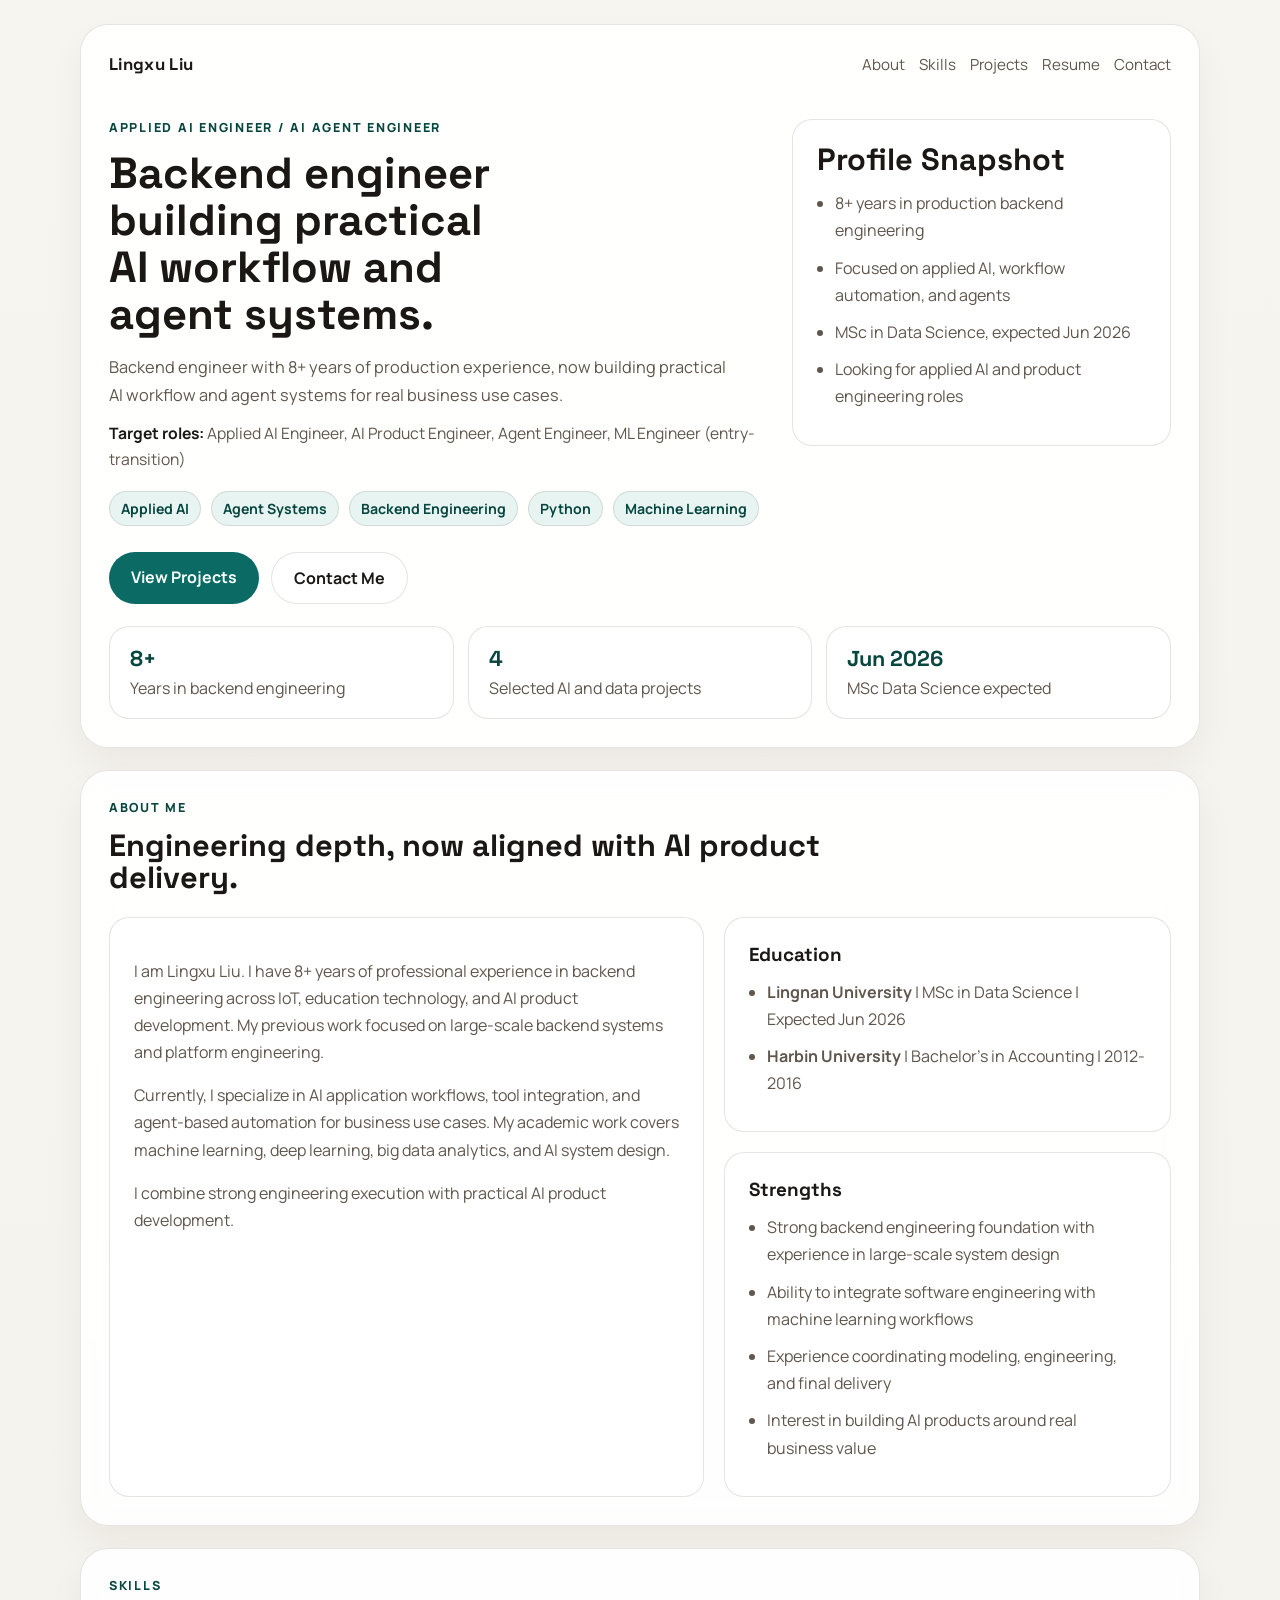
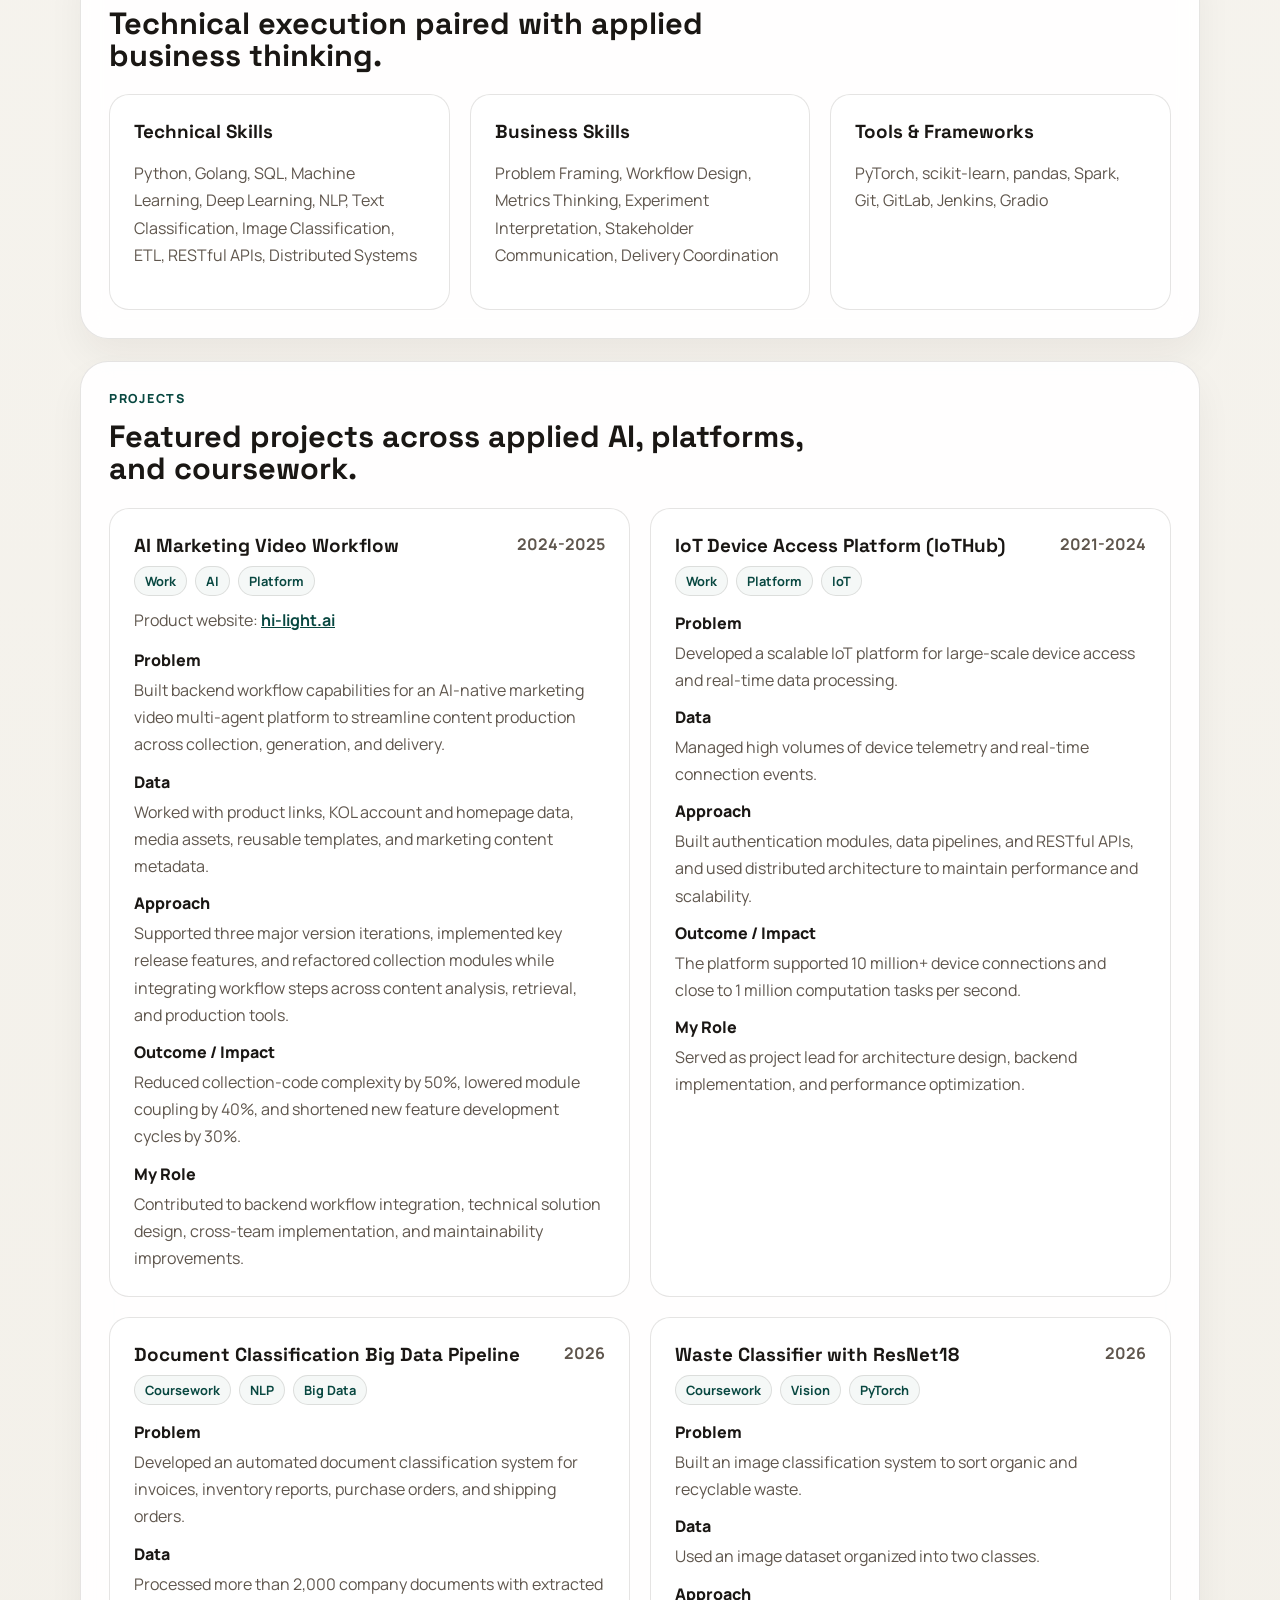
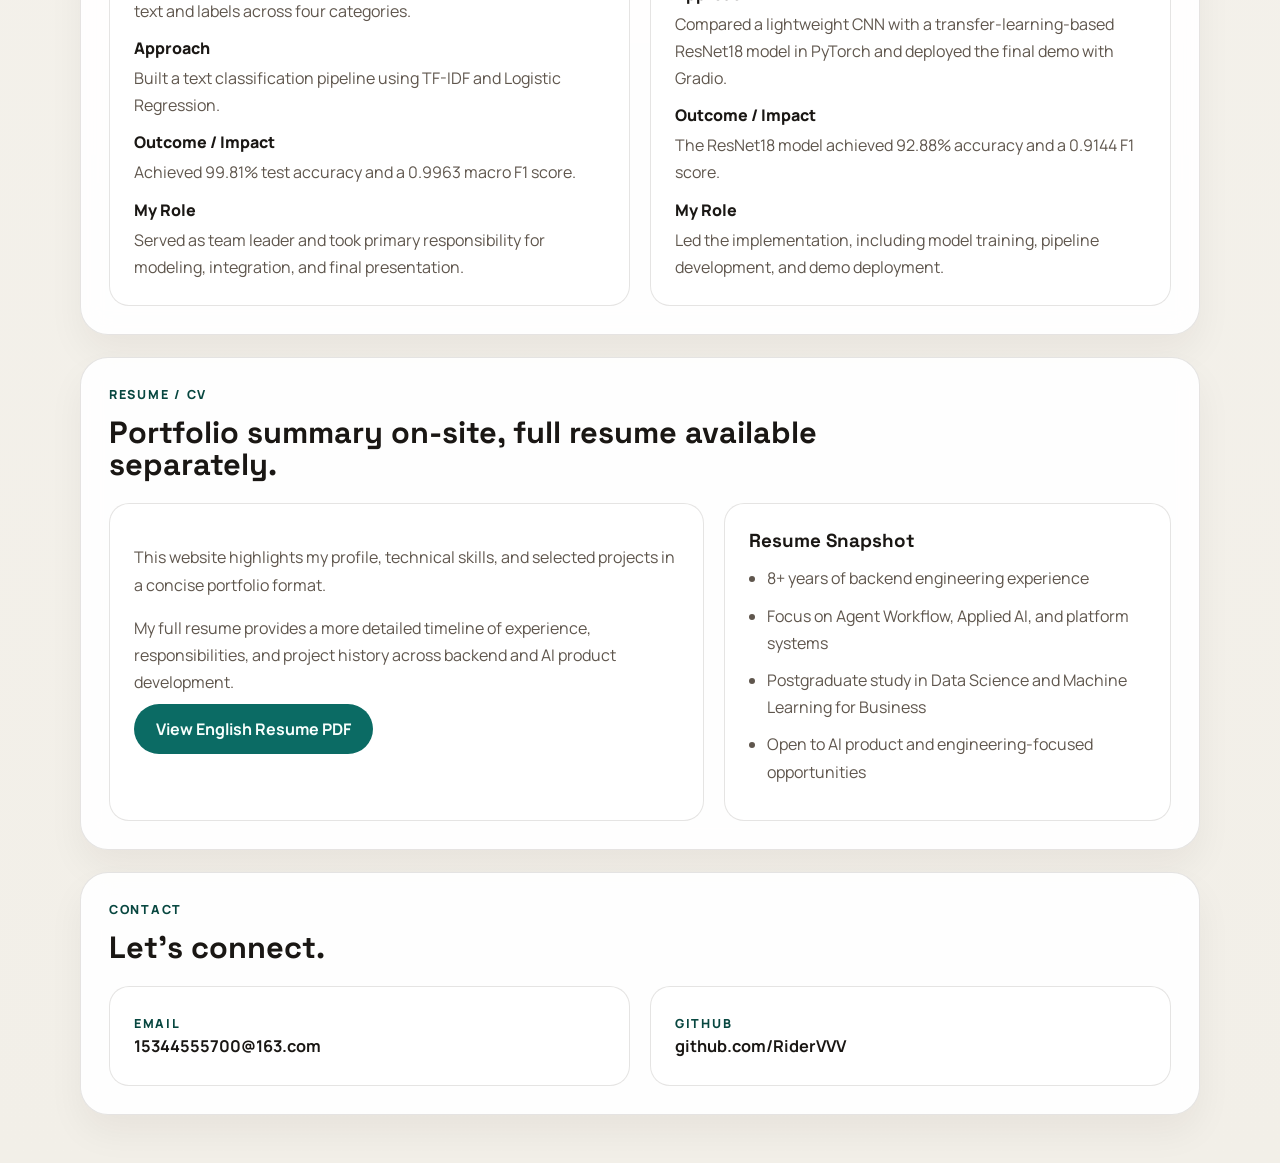
<file: index.html>
<!DOCTYPE html>
<html lang="en">
  <head>
    <meta charset="UTF-8" />
    <meta name="viewport" content="width=device-width, initial-scale=1.0" />
    <title>Lingxu Liu | Applied AI and Agent Engineer</title>
    <meta
      name="description"
      content="Lingxu Liu's personal portfolio website for Applied AI, Agent Workflow, and Backend Engineering."
    />
    <link rel="preconnect" href="https://fonts.googleapis.com" />
    <link rel="preconnect" href="https://fonts.gstatic.com" crossorigin />
    <link
      href="https://fonts.googleapis.com/css2?family=Manrope:wght@400;500;600;700;800&family=Space+Grotesk:wght@500;700&display=swap"
      rel="stylesheet"
    />
    <link rel="stylesheet" href="styles.css" />
  </head>
  <body>
    <div class="page-shell">
      <header class="hero" id="home">
        <nav class="top-nav">
          <a class="brand" href="#home">Lingxu Liu</a>
          <div class="nav-links">
            <a href="#about">About</a>
            <a href="#skills">Skills</a>
            <a href="#projects">Projects</a>
            <a href="#resume">Resume</a>
            <a href="#contact">Contact</a>
          </div>
        </nav>

        <div class="hero-grid">
          <section class="hero-copy">
            <p class="eyebrow">Applied AI Engineer / AI Agent Engineer</p>
            <h1>Backend engineer building practical AI workflow and agent systems.</h1>
            <p class="headline">
              Backend engineer with 8+ years of production experience, now
              building practical AI workflow and agent systems for real
              business use cases.
            </p>
            <p class="target-roles">
              <strong>Target roles:</strong> Applied AI Engineer, AI Product
              Engineer, Agent Engineer, ML Engineer (entry-transition)
            </p>
            <div class="tag-row" aria-label="Key tags">
              <span class="tag-pill">Applied AI</span>
              <span class="tag-pill">Agent Systems</span>
              <span class="tag-pill">Backend Engineering</span>
              <span class="tag-pill">Python</span>
              <span class="tag-pill">Machine Learning</span>
            </div>
            <div class="hero-actions">
              <a class="button primary" href="#projects">View Projects</a>
              <a class="button secondary" href="#contact">Contact Me</a>
            </div>
          </section>

          <aside class="hero-aside">
            <article class="card snapshot-card">
              <h2>Profile Snapshot</h2>
              <ul class="detail-list snapshot-list">
                <li>8+ years in production backend engineering</li>
                <li>Focused on applied AI, workflow automation, and agents</li>
                <li>MSc in Data Science, expected Jun 2026</li>
                <li>Looking for applied AI and product engineering roles</li>
              </ul>
            </article>
          </aside>
        </div>

        <div class="metric-row" aria-label="Profile highlights">
          <article class="metric-card">
            <strong>8+</strong>
            <span>Years in backend engineering</span>
          </article>
          <article class="metric-card">
            <strong>4</strong>
            <span>Selected AI and data projects</span>
          </article>
          <article class="metric-card">
            <strong>Jun 2026</strong>
            <span>MSc Data Science expected</span>
          </article>
        </div>
      </header>

      <main>
        <section class="section two-column" id="about">
          <div class="section-heading">
            <p class="section-kicker">About Me</p>
            <h2>Engineering depth, now aligned with AI product delivery.</h2>
          </div>
          <div class="content-grid">
            <article class="card">
              <p>
                I am Lingxu Liu. I have 8+ years of professional experience in
                backend engineering across IoT, education technology, and AI
                product development. My previous work focused on large-scale
                backend systems and platform engineering.
              </p>
              <p>
                Currently, I specialize in AI application workflows, tool
                integration, and agent-based automation for business use cases.
                My academic work covers machine learning, deep learning, big
                data analytics, and AI system design.
              </p>
              <p>
                I combine strong engineering execution with practical AI product
                development.
              </p>
            </article>

            <div class="stack">
              <article class="card">
                <h3>Education</h3>
                <ul class="detail-list">
                  <li>
                    <strong>Lingnan University</strong> | MSc in Data Science |
                    Expected Jun 2026
                  </li>
                  <li>
                    <strong>Harbin University</strong> | Bachelor's in
                    Accounting | 2012-2016
                  </li>
                </ul>
              </article>

              <article class="card">
                <h3>Strengths</h3>
                <ul class="detail-list">
                  <li>
                    Strong backend engineering foundation with experience in
                    large-scale system design
                  </li>
                  <li>
                    Ability to integrate software engineering with machine
                    learning workflows
                  </li>
                  <li>
                    Experience coordinating modeling, engineering, and final
                    delivery
                  </li>
                  <li>
                    Interest in building AI products around real business value
                  </li>
                </ul>
              </article>
            </div>
          </div>
        </section>

        <section class="section" id="skills">
          <div class="section-heading">
            <p class="section-kicker">Skills</p>
            <h2>Technical execution paired with applied business thinking.</h2>
          </div>

          <div class="skills-grid">
            <article class="card">
              <h3>Technical Skills</h3>
              <p>
                Python, Golang, SQL, Machine Learning, Deep Learning, NLP,
                Text Classification, Image Classification, ETL, RESTful APIs,
                Distributed Systems
              </p>
            </article>

            <article class="card">
              <h3>Business Skills</h3>
              <p>
                Problem Framing, Workflow Design, Metrics Thinking, Experiment
                Interpretation, Stakeholder Communication, Delivery
                Coordination
              </p>
            </article>

            <article class="card">
              <h3>Tools &amp; Frameworks</h3>
              <p>
                PyTorch, scikit-learn, pandas, Spark, Git, GitLab, Jenkins,
                Gradio
              </p>
            </article>
          </div>
        </section>

        <section class="section" id="projects">
          <div class="section-heading">
            <p class="section-kicker">Projects</p>
            <h2>Featured projects across applied AI, platforms, and coursework.</h2>
          </div>

          <div class="project-grid">
            <article class="project-card">
              <div class="project-top">
                <h3>AI Marketing Video Workflow</h3>
                <p class="project-time">2024-2025</p>
              </div>
              <div class="project-labels" aria-label="Project tags">
                <span class="project-chip">Work</span>
                <span class="project-chip">AI</span>
                <span class="project-chip">Platform</span>
              </div>
              <p class="project-link">
                Product website:
                <a href="https://www.hi-light.ai/" target="_blank" rel="noreferrer">
                  hi-light.ai
                </a>
              </p>
              <dl class="project-details">
                <dt>Problem</dt>
                <dd>
                  Built backend workflow capabilities for an AI-native
                  marketing video multi-agent platform to streamline content
                  production across collection, generation, and delivery.
                </dd>
                <dt>Data</dt>
                <dd>
                  Worked with product links, KOL account and homepage data,
                  media assets, reusable templates, and marketing content
                  metadata.
                </dd>
                <dt>Approach</dt>
                <dd>
                  Supported three major version iterations, implemented key
                  release features, and refactored collection modules while
                  integrating workflow steps across content analysis, retrieval,
                  and production tools.
                </dd>
                <dt>Outcome / Impact</dt>
                <dd>
                  Reduced collection-code complexity by 50%, lowered module
                  coupling by 40%, and shortened new feature development cycles
                  by 30%.
                </dd>
                <dt>My Role</dt>
                <dd>
                  Contributed to backend workflow integration, technical
                  solution design, cross-team implementation, and maintainability
                  improvements.
                </dd>
              </dl>
            </article>

            <article class="project-card">
              <div class="project-top">
                <h3>IoT Device Access Platform (IoTHub)</h3>
                <p class="project-time">2021-2024</p>
              </div>
              <div class="project-labels" aria-label="Project tags">
                <span class="project-chip">Work</span>
                <span class="project-chip">Platform</span>
                <span class="project-chip">IoT</span>
              </div>
              <dl class="project-details">
                <dt>Problem</dt>
                <dd>
                  Developed a scalable IoT platform for large-scale device
                  access and real-time data processing.
                </dd>
                <dt>Data</dt>
                <dd>
                  Managed high volumes of device telemetry and real-time
                  connection events.
                </dd>
                <dt>Approach</dt>
                <dd>
                  Built authentication modules, data pipelines, and RESTful
                  APIs, and used distributed architecture to maintain
                  performance and scalability.
                </dd>
                <dt>Outcome / Impact</dt>
                <dd>
                  The platform supported 10 million+ device connections and
                  close to 1 million computation tasks per second.
                </dd>
                <dt>My Role</dt>
                <dd>
                  Served as project lead for architecture design, backend
                  implementation, and performance optimization.
                </dd>
              </dl>
            </article>

            <article class="project-card">
              <div class="project-top">
                <h3>Document Classification Big Data Pipeline</h3>
                <p class="project-time">2026</p>
              </div>
              <div class="project-labels" aria-label="Project tags">
                <span class="project-chip">Coursework</span>
                <span class="project-chip">NLP</span>
                <span class="project-chip">Big Data</span>
              </div>
              <dl class="project-details">
                <dt>Problem</dt>
                <dd>
                  Developed an automated document classification system for
                  invoices, inventory reports, purchase orders, and shipping
                  orders.
                </dd>
                <dt>Data</dt>
                <dd>
                  Processed more than 2,000 company documents with extracted
                  text and labels across four categories.
                </dd>
                <dt>Approach</dt>
                <dd>
                  Built a text classification pipeline using TF-IDF and
                  Logistic Regression.
                </dd>
                <dt>Outcome / Impact</dt>
                <dd>
                  Achieved 99.81% test accuracy and a 0.9963 macro F1 score.
                </dd>
                <dt>My Role</dt>
                <dd>
                  Served as team leader and took primary responsibility for
                  modeling, integration, and final presentation.
                </dd>
              </dl>
            </article>

            <article class="project-card">
              <div class="project-top">
                <h3>Waste Classifier with ResNet18</h3>
                <p class="project-time">2026</p>
              </div>
              <div class="project-labels" aria-label="Project tags">
                <span class="project-chip">Coursework</span>
                <span class="project-chip">Vision</span>
                <span class="project-chip">PyTorch</span>
              </div>
              <dl class="project-details">
                <dt>Problem</dt>
                <dd>
                  Built an image classification system to sort organic and
                  recyclable waste.
                </dd>
                <dt>Data</dt>
                <dd>Used an image dataset organized into two classes.</dd>
                <dt>Approach</dt>
                <dd>
                  Compared a lightweight CNN with a transfer-learning-based
                  ResNet18 model in PyTorch and deployed the final demo with
                  Gradio.
                </dd>
                <dt>Outcome / Impact</dt>
                <dd>
                  The ResNet18 model achieved 92.88% accuracy and a 0.9144 F1
                  score.
                </dd>
                <dt>My Role</dt>
                <dd>
                  Led the implementation, including model training, pipeline
                  development, and demo deployment.
                </dd>
              </dl>
            </article>
          </div>
        </section>

        <section class="section two-column" id="resume">
          <div class="section-heading">
            <p class="section-kicker">Resume / CV</p>
            <h2>Portfolio summary on-site, full resume available separately.</h2>
          </div>
          <div class="content-grid">
            <article class="card">
              <p>
                This website highlights my profile, technical skills, and
                selected projects in a concise portfolio format.
              </p>
              <p>
                My full resume provides a more detailed timeline of experience,
                responsibilities, and project history across backend and AI
                product development.
              </p>
              <p class="resume-link-row">
                <a class="button primary" href="Lingxu_Liu_Resume.pdf" target="_blank" rel="noreferrer">
                  View English Resume PDF
                </a>
              </p>
            </article>

            <article class="card">
              <h3>Resume Snapshot</h3>
              <ul class="detail-list">
                <li>8+ years of backend engineering experience</li>
                <li>Focus on Agent Workflow, Applied AI, and platform systems</li>
                <li>
                  Postgraduate study in Data Science and Machine Learning for
                  Business
                </li>
                <li>Open to AI product and engineering-focused opportunities</li>
              </ul>
            </article>
          </div>
        </section>

        <section class="section" id="contact">
          <div class="section-heading">
            <p class="section-kicker">Contact</p>
            <h2>Let's connect.</h2>
          </div>

          <div class="contact-grid">
            <a class="contact-card" href="mailto:15344555700@163.com">
              <span class="contact-label">Email</span>
              <strong>15344555700@163.com</strong>
            </a>

            <a
              class="contact-card"
              href="https://github.com/RiderVVV"
              target="_blank"
              rel="noreferrer"
            >
              <span class="contact-label">GitHub</span>
              <strong>github.com/RiderVVV</strong>
            </a>
          </div>
        </section>
      </main>
    </div>
  </body>
</html>
</file>
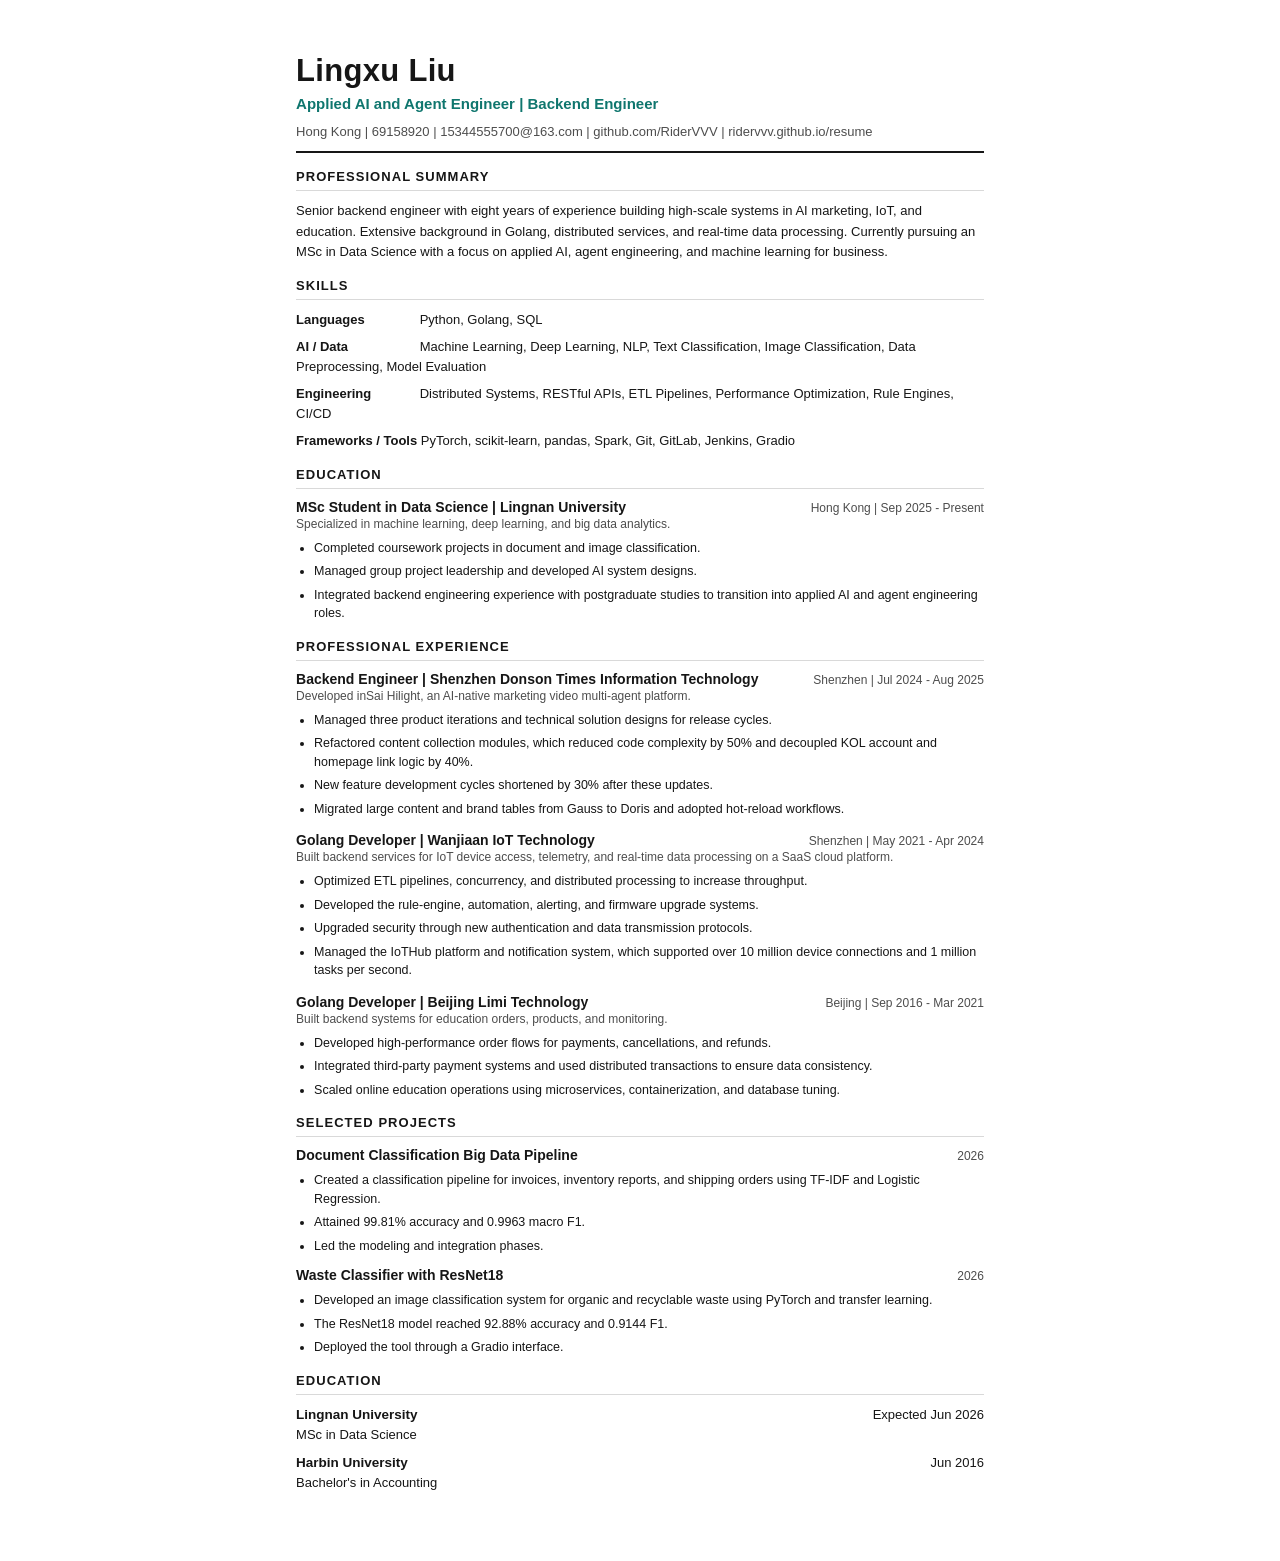
<file: resume_en.html>
<!DOCTYPE html>
<html lang="en">
  <head>
    <meta charset="UTF-8" />
    <meta name="viewport" content="width=device-width, initial-scale=1.0" />
    <title>Lingxu Liu - Resume</title>
    <style>
      :root {
        --text: #161616;
        --muted: #4d4d4d;
        --line: #d9d9d9;
        --accent: #0f766e;
      }

      * {
        box-sizing: border-box;
      }

      body {
        margin: 0;
        font-family: "Helvetica Neue", Arial, sans-serif;
        color: var(--text);
        background: #ffffff;
      }

      .page {
        width: 210mm;
        min-height: 297mm;
        margin: 0 auto;
        padding: 14mm 14mm 16mm;
      }

      h1,
      h2,
      h3,
      p {
        margin: 0;
      }

      .header {
        padding-bottom: 10px;
        border-bottom: 2px solid var(--text);
      }

      .name {
        font-size: 31px;
        font-weight: 700;
        letter-spacing: 0.01em;
      }

      .headline {
        margin-top: 6px;
        font-size: 15px;
        font-weight: 600;
        color: var(--accent);
      }

      .contact {
        margin-top: 10px;
        font-size: 13px;
        color: var(--muted);
        line-height: 1.5;
      }

      .section {
        margin-top: 16px;
      }

      .section-title {
        font-size: 13px;
        font-weight: 700;
        text-transform: uppercase;
        letter-spacing: 0.08em;
        padding-bottom: 6px;
        margin-bottom: 10px;
        border-bottom: 1px solid var(--line);
      }

      .summary {
        font-size: 13px;
        line-height: 1.55;
      }

      .skills-grid {
        display: grid;
        gap: 8px;
      }

      .skill-row {
        font-size: 13px;
        line-height: 1.5;
      }

      .skill-row strong {
        display: inline-block;
        min-width: 120px;
      }

      .entry {
        margin-bottom: 14px;
      }

      .entry-top {
        display: flex;
        justify-content: space-between;
        gap: 12px;
        align-items: baseline;
      }

      .entry-role {
        font-size: 14px;
        font-weight: 700;
      }

      .entry-meta {
        font-size: 12px;
        color: var(--muted);
        white-space: nowrap;
      }

      .entry-sub {
        margin-top: 2px;
        font-size: 12px;
        color: var(--muted);
      }

      ul {
        margin: 8px 0 0 18px;
        padding: 0;
      }

      li {
        margin-bottom: 5px;
        font-size: 12.5px;
        line-height: 1.48;
      }

      .projects .entry {
        margin-bottom: 12px;
      }

      .education-row {
        display: flex;
        justify-content: space-between;
        gap: 12px;
        margin-bottom: 8px;
        font-size: 13px;
        line-height: 1.5;
      }

      .education-row strong {
        font-size: 13.5px;
      }

      @media print {
        body {
          print-color-adjust: exact;
          -webkit-print-color-adjust: exact;
        }

        .page {
          margin: 0;
        }
      }
    </style>
  </head>
  <body>
    <main class="page">
      <header class="header">
        <h1 class="name">Lingxu Liu</h1>
        <p class="headline">Applied AI and Agent Engineer | Backend Engineer</p>
        <p class="contact">
          Hong Kong | 69158920 | 15344555700@163.com |
          github.com/RiderVVV | ridervvv.github.io/resume
        </p>
      </header>

      <section class="section">
        <h2 class="section-title">Professional Summary</h2>
        <p class="summary">
          Senior backend engineer with eight years of experience building
          high-scale systems in AI marketing, IoT, and education. Extensive
          background in Golang, distributed services, and real-time data
          processing. Currently pursuing an MSc in Data Science with a focus
          on applied AI, agent engineering, and machine learning for business.
        </p>
      </section>

      <section class="section">
        <h2 class="section-title">Skills</h2>
        <div class="skills-grid">
          <p class="skill-row">
            <strong>Languages</strong> Python, Golang, SQL
          </p>
          <p class="skill-row">
            <strong>AI / Data</strong> Machine Learning, Deep Learning, NLP,
            Text Classification, Image Classification, Data Preprocessing,
            Model Evaluation
          </p>
          <p class="skill-row">
            <strong>Engineering</strong> Distributed Systems, RESTful APIs,
            ETL Pipelines, Performance Optimization, Rule Engines, CI/CD
          </p>
          <p class="skill-row">
            <strong>Frameworks / Tools</strong> PyTorch, scikit-learn, pandas,
            Spark, Git, GitLab, Jenkins, Gradio
          </p>
        </div>
      </section>

      <section class="section">
        <h2 class="section-title">Education</h2>

        <article class="entry">
          <div class="entry-top">
            <p class="entry-role">MSc Student in Data Science | Lingnan University</p>
            <p class="entry-meta">Hong Kong | Sep 2025 - Present</p>
          </div>
          <p class="entry-sub">
            Specialized in machine learning, deep learning, and big data
            analytics.
          </p>
          <ul>
            <li>
              Completed coursework projects in document and image
              classification.
            </li>
            <li>
              Managed group project leadership and developed AI system designs.
            </li>
            <li>
              Integrated backend engineering experience with postgraduate
              studies to transition into applied AI and agent engineering
              roles.
            </li>
          </ul>
        </article>
      </section>

      <section class="section">
        <h2 class="section-title">Professional Experience</h2>

        <article class="entry">
          <div class="entry-top">
            <p class="entry-role">
              Backend Engineer | Shenzhen Donson Times Information Technology
            </p>
            <p class="entry-meta">Shenzhen | Jul 2024 - Aug 2025</p>
          </div>
          <p class="entry-sub">
            Developed inSai Hilight, an AI-native marketing video multi-agent
            platform.
          </p>
          <ul>
            <li>
              Managed three product iterations and technical solution designs
              for release cycles.
            </li>
            <li>
              Refactored content collection modules, which reduced code
              complexity by 50% and decoupled KOL account and homepage link
              logic by 40%.
            </li>
            <li>
              New feature development cycles shortened by 30% after these
              updates.
            </li>
            <li>
              Migrated large content and brand tables from Gauss to Doris and
              adopted hot-reload workflows.
            </li>
          </ul>
        </article>

        <article class="entry">
          <div class="entry-top">
            <p class="entry-role">Golang Developer | Wanjiaan IoT Technology</p>
            <p class="entry-meta">Shenzhen | May 2021 - Apr 2024</p>
          </div>
          <p class="entry-sub">
            Built backend services for IoT device access, telemetry, and
            real-time data processing on a SaaS cloud platform.
          </p>
          <ul>
            <li>
              Optimized ETL pipelines, concurrency, and distributed processing
              to increase throughput.
            </li>
            <li>
              Developed the rule-engine, automation, alerting, and firmware
              upgrade systems.
            </li>
            <li>
              Upgraded security through new authentication and data
              transmission protocols.
            </li>
            <li>
              Managed the IoTHub platform and notification system, which
              supported over 10 million device connections and 1 million tasks
              per second.
            </li>
          </ul>
        </article>

        <article class="entry">
          <div class="entry-top">
            <p class="entry-role">Golang Developer | Beijing Limi Technology</p>
            <p class="entry-meta">Beijing | Sep 2016 - Mar 2021</p>
          </div>
          <p class="entry-sub">
            Built backend systems for education orders, products, and
            monitoring.
          </p>
          <ul>
            <li>
              Developed high-performance order flows for payments,
              cancellations, and refunds.
            </li>
            <li>
              Integrated third-party payment systems and used distributed
              transactions to ensure data consistency.
            </li>
            <li>
              Scaled online education operations using microservices,
              containerization, and database tuning.
            </li>
          </ul>
        </article>
      </section>

      <section class="section projects">
        <h2 class="section-title">Selected Projects</h2>

        <article class="entry">
          <div class="entry-top">
            <p class="entry-role">Document Classification Big Data Pipeline</p>
            <p class="entry-meta">2026</p>
          </div>
          <ul>
            <li>
              Created a classification pipeline for invoices, inventory
              reports, and shipping orders using TF-IDF and Logistic
              Regression.
            </li>
            <li>
              Attained 99.81% accuracy and 0.9963 macro F1.
            </li>
            <li>
              Led the modeling and integration phases.
            </li>
          </ul>
        </article>

        <article class="entry">
          <div class="entry-top">
            <p class="entry-role">Waste Classifier with ResNet18</p>
            <p class="entry-meta">2026</p>
          </div>
          <ul>
            <li>
              Developed an image classification system for organic and
              recyclable waste using PyTorch and transfer learning.
            </li>
            <li>
              The ResNet18 model reached 92.88% accuracy and 0.9144 F1.
            </li>
            <li>
              Deployed the tool through a Gradio interface.
            </li>
          </ul>
        </article>
      </section>

      <section class="section">
        <h2 class="section-title">Education</h2>
        <div class="education-row">
          <div>
            <strong>Lingnan University</strong><br />
            MSc in Data Science
          </div>
          <div>Expected Jun 2026</div>
        </div>
        <div class="education-row">
          <div>
            <strong>Harbin University</strong><br />
            Bachelor's in Accounting
          </div>
          <div>Jun 2016</div>
        </div>
      </section>
    </main>
  </body>
</html>
</file>
<file: styles.css>
:root {
  --bg: #f6f4ef;
  --surface: rgba(255, 255, 255, 0.92);
  --surface-strong: #ffffff;
  --text: #1a1714;
  --muted: #5f564d;
  --line: rgba(44, 37, 30, 0.12);
  --accent: #0b6b64;
  --accent-strong: #084740;
  --accent-soft: #e8f4f1;
  --shadow: 0 18px 36px rgba(38, 27, 15, 0.05);
  --radius-lg: 28px;
  --radius-md: 20px;
  --radius-sm: 14px;
}

* {
  box-sizing: border-box;
}

html {
  scroll-behavior: smooth;
}

body {
  margin: 0;
  font-family: "Manrope", sans-serif;
  color: var(--text);
  background: linear-gradient(180deg, #f7f5f0 0%, #f2efe8 100%);
}

.page-shell {
  width: min(1120px, calc(100% - 40px));
  margin: 24px auto 48px;
}

.hero,
.section {
  background: var(--surface);
  border: 1px solid var(--line);
  border-radius: var(--radius-lg);
  box-shadow: var(--shadow);
  backdrop-filter: blur(14px);
}

.hero {
  padding: 28px;
}

.top-nav {
  display: flex;
  align-items: center;
  justify-content: space-between;
  gap: 16px;
  margin-bottom: 44px;
}

.brand,
.nav-links a,
.button,
.contact-card {
  text-decoration: none;
}

.brand {
  font-family: "Space Grotesk", sans-serif;
  font-weight: 700;
  color: var(--text);
  font-size: 1.05rem;
  letter-spacing: 0.02em;
}

.nav-links {
  display: flex;
  flex-wrap: wrap;
  gap: 14px;
}

.nav-links a {
  color: var(--muted);
  font-size: 0.95rem;
}

.hero-grid,
.content-grid,
.skills-grid,
.project-grid,
.contact-grid {
  display: grid;
  gap: 20px;
}

.hero-grid {
  grid-template-columns: minmax(0, 1.4fr) minmax(280px, 0.8fr);
  align-items: start;
}

.eyebrow,
.section-kicker,
.contact-label {
  text-transform: uppercase;
  letter-spacing: 0.14em;
  font-size: 0.78rem;
  color: var(--accent-strong);
  margin: 0 0 14px;
  font-weight: 800;
}

h1,
h2,
h3 {
  font-family: "Space Grotesk", sans-serif;
  margin: 0;
}

h1 {
  font-size: clamp(2.1rem, 3.4vw, 3.1rem);
  line-height: 1.08;
  max-width: 15ch;
  margin-bottom: 16px;
}

h2 {
  font-size: clamp(1.7rem, 2.4vw, 2.4rem);
  line-height: 1.05;
}

h3 {
  font-size: 1.18rem;
  margin-bottom: 12px;
}

.headline,
.target-roles,
.card p,
.project-details dd,
.detail-list li,
.contact-card strong {
  color: var(--muted);
  line-height: 1.7;
}

.headline {
  font-size: 1.02rem;
  max-width: 62ch;
  margin-bottom: 10px;
}

.target-roles {
  margin: 0 0 18px;
  font-size: 0.98rem;
}

.target-roles strong {
  color: var(--text);
}

.tag-row {
  display: flex;
  flex-wrap: wrap;
  gap: 10px;
  margin-bottom: 26px;
}

.tag-pill {
  padding: 7px 11px;
  border-radius: 999px;
  border: 1px solid var(--line);
  background: var(--accent-soft);
  color: var(--accent-strong);
  font-size: 0.88rem;
  font-weight: 700;
}

.hero-actions {
  display: flex;
  flex-wrap: wrap;
  gap: 12px;
}

.button {
  border-radius: 999px;
  padding: 14px 22px;
  font-weight: 700;
  transition: transform 0.2s ease, background-color 0.2s ease;
}

.button:hover,
.contact-card:hover {
  transform: translateY(-2px);
}

.button.primary {
  background: var(--accent);
  color: #f8fffd;
}

.button.secondary {
  background: rgba(255, 255, 255, 0.75);
  color: var(--text);
  border: 1px solid var(--line);
}

.card,
.project-card,
.contact-card {
  border-radius: var(--radius-md);
  border: 1px solid var(--line);
  background: var(--surface-strong);
}
.snapshot-card h2 {
  margin-bottom: 14px;
}

.snapshot-list li {
  margin-bottom: 12px;
}

.metric-row {
  display: grid;
  grid-template-columns: repeat(3, minmax(0, 1fr));
  gap: 14px;
  margin-top: 22px;
}

.metric-card {
  padding: 18px 20px;
  border-radius: var(--radius-md);
  border: 1px solid var(--line);
  background: var(--surface-strong);
}

.metric-card strong {
  display: block;
  color: var(--accent-strong);
  font-family: "Space Grotesk", sans-serif;
  font-size: 1.35rem;
  margin-bottom: 4px;
}

.metric-card span {
  color: var(--muted);
  line-height: 1.5;
}

.focus-list,
.detail-list {
  margin: 0;
  padding-left: 18px;
}

.focus-list li,
.detail-list li {
  margin-bottom: 10px;
}

.section {
  margin-top: 22px;
  padding: 28px;
}

.two-column .content-grid {
  grid-template-columns: 1.2fr 0.9fr;
}

.section-heading {
  margin-bottom: 22px;
  max-width: 72ch;
}

.card,
.project-card,
.contact-card {
  padding: 24px;
}

.stack {
  display: grid;
  gap: 20px;
}

.skills-grid {
  grid-template-columns: repeat(3, minmax(0, 1fr));
}

.project-grid {
  grid-template-columns: repeat(2, minmax(0, 1fr));
}

.project-top {
  display: flex;
  align-items: flex-start;
  justify-content: space-between;
  gap: 14px;
  margin-bottom: 8px;
}

.project-time {
  margin: 0;
  color: var(--muted);
  font-weight: 700;
  white-space: nowrap;
}

.project-top h3 {
  margin-bottom: 0;
}

.project-labels {
  display: flex;
  flex-wrap: wrap;
  gap: 8px;
  margin-bottom: 12px;
}

.project-chip {
  padding: 5px 10px;
  border-radius: 999px;
  border: 1px solid var(--line);
  background: #f5f8f7;
  color: var(--accent-strong);
  font-size: 0.8rem;
  font-weight: 700;
}

.project-link {
  margin: 10px 0 4px;
  color: var(--muted);
  line-height: 1.6;
}

.project-link a {
  color: var(--accent-strong);
  font-weight: 700;
}

.project-details {
  margin: 16px 0 0;
}

.project-details dt {
  color: var(--text);
  font-weight: 800;
  margin-top: 12px;
}

.project-details dd {
  margin: 6px 0 0;
}

.contact-grid {
  grid-template-columns: repeat(2, minmax(0, 1fr));
}

.contact-card {
  color: var(--text);
  display: block;
}

.contact-card strong {
  display: block;
  color: var(--text);
  font-size: 1.02rem;
}

.resume-link-row {
  margin: 20px 0 0;
}

@media (max-width: 920px) {
  .hero-grid,
  .metric-row,
  .two-column .content-grid,
  .skills-grid,
  .project-grid,
  .contact-grid {
    grid-template-columns: 1fr;
  }

  .top-nav {
    flex-direction: column;
    align-items: flex-start;
  }
}

@media (max-width: 640px) {
  .page-shell {
    width: min(100% - 24px, 1120px);
    margin: 12px auto 28px;
  }

  .hero,
  .section {
    padding: 20px;
    border-radius: 22px;
  }

  h1 {
    max-width: 12ch;
  }

  .button {
    width: 100%;
    text-align: center;
  }
}
</file>
